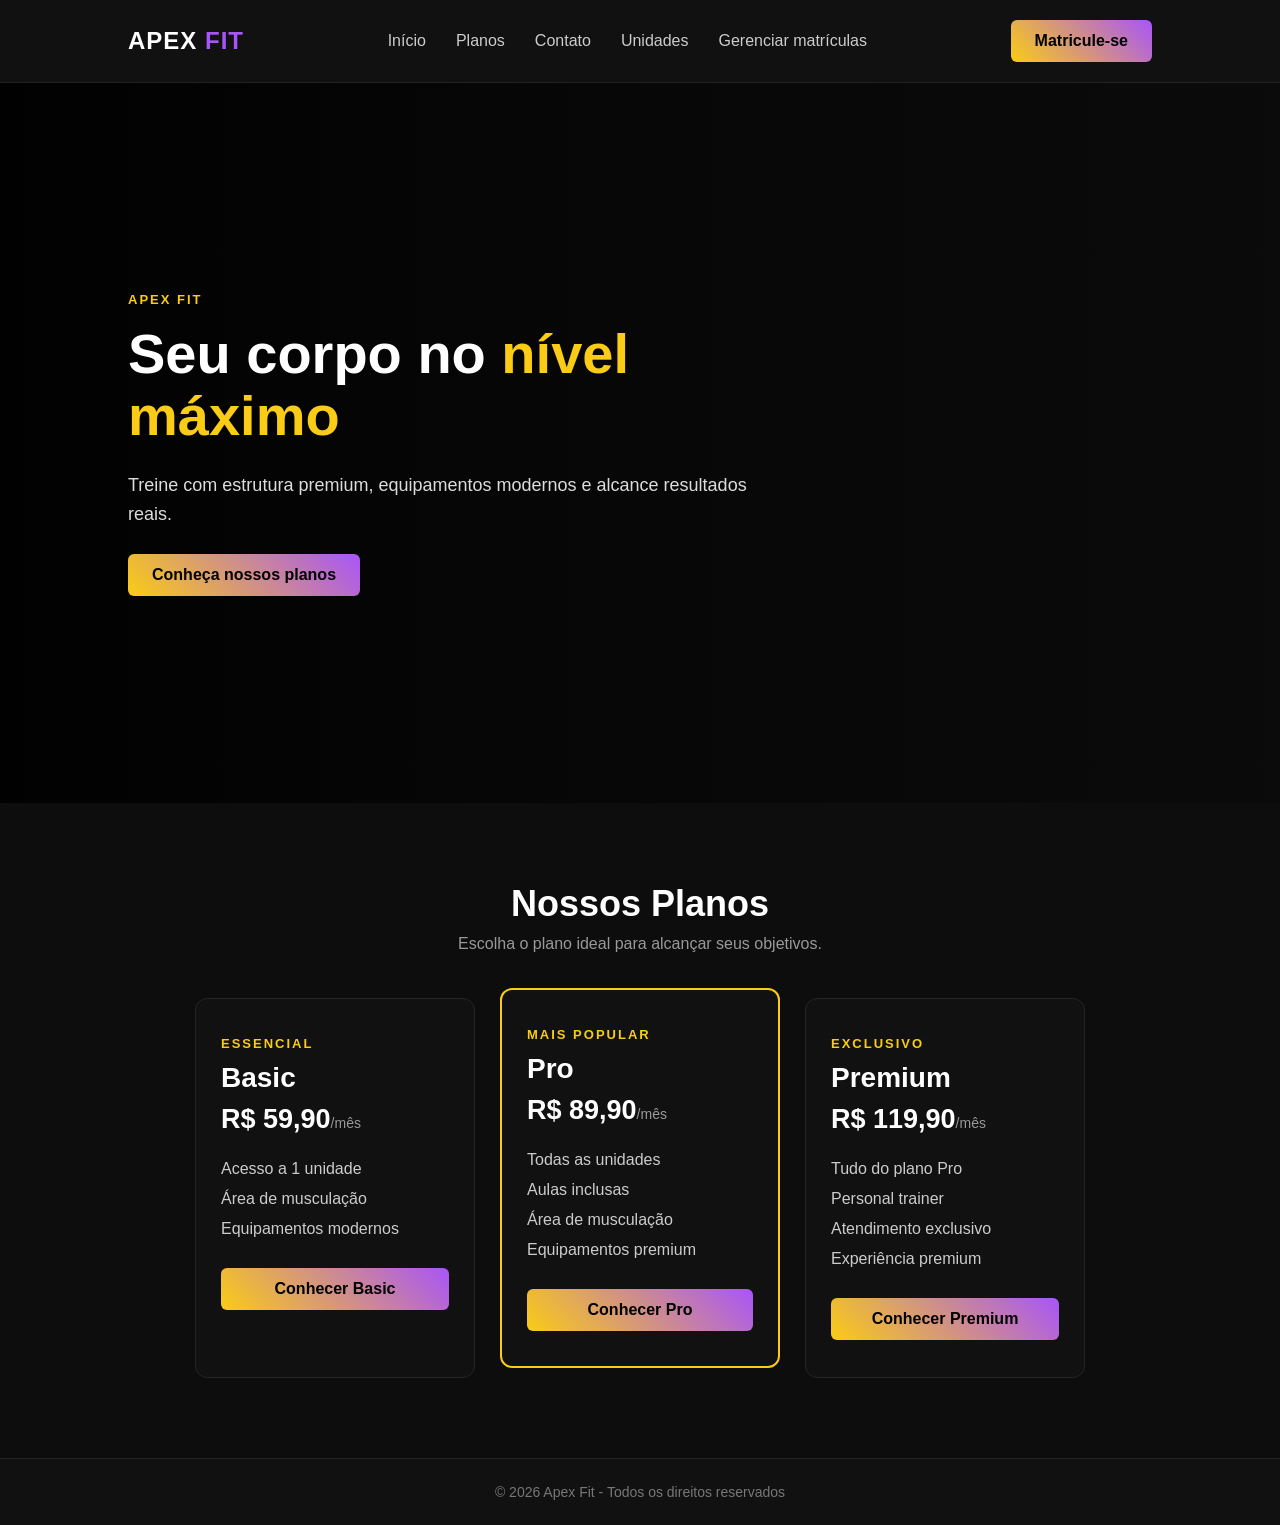
<file: html/index.html>
<!doctype html>
<html lang="pt-BR">
  <head>
    <meta charset="UTF-8" />
    <meta name="viewport" content="width=device-width, initial-scale=1.0" />
    <title>Apex Fit | Academia</title>
    <link rel="stylesheet" href="../style_planos_index.css" />
  </head>

  <body>
    <header>
      <div class="logo">APEX <span>FIT</span></div>

      <nav>
        <a href="index.html">Início</a>
        <a href="#planos">Planos</a>
        <a href="contato.html">Contato</a>
        <a href="unidades.html">Unidades</a>
        <a href="csv.html">Gerenciar matrículas</a>
      </nav>

      <a href="#planos" class="btn">Matricule-se</a>
    </header>

    <section class="hero">
      <div class="hero-overlay"></div>

      <div class="hero-text">
        <span class="tag">APEX FIT</span>

        <h1>Seu corpo no <span>nível máximo</span></h1>

        <p>
          Treine com estrutura premium, equipamentos modernos e alcance
          resultados reais.
        </p>

        <a href="#planos" class="btn">Conheça nossos planos</a>
      </div>
    </section>

    <section class="planos" id="planos">
      <h2>Nossos Planos</h2>
      <p class="section-subtitle">
        Escolha o plano ideal para alcançar seus objetivos.
      </p>

      <div class="cards">
        <div class="card basic-card">
          <span class="plan-label">ESSENCIAL</span>
          <h3>Basic</h3>
          <p class="price">R$ 59,90<span>/mês</span></p>

          <ul>
            <li>Acesso a 1 unidade</li>
            <li>Área de musculação</li>
            <li>Equipamentos modernos</li>
          </ul>

          <a href="basic.html" class="btn">Conhecer Basic</a>
        </div>

        <div class="card destaque pro-card">
          <span class="plan-label">MAIS POPULAR</span>
          <h3>Pro</h3>
          <p class="price">R$ 89,90<span>/mês</span></p>

          <ul>
            <li>Todas as unidades</li>
            <li>Aulas inclusas</li>
            <li>Área de musculação</li>
            <li>Equipamentos premium</li>
          </ul>

          <a href="pro.html" class="btn">Conhecer Pro</a>
        </div>

        <div class="card premium-card">
          <span class="plan-label">EXCLUSIVO</span>
          <h3>Premium</h3>
          <p class="price">R$ 119,90<span>/mês</span></p>

          <ul>
            <li>Tudo do plano Pro</li>
            <li>Personal trainer</li>
            <li>Atendimento exclusivo</li>
            <li>Experiência premium</li>
          </ul>

          <a href="premium.html" class="btn">Conhecer Premium</a>
        </div>
      </div>
    </section>

    <footer id="contato">
      <p>© 2026 Apex Fit - Todos os direitos reservados</p>
    </footer>
  </body>
</html>
</file>
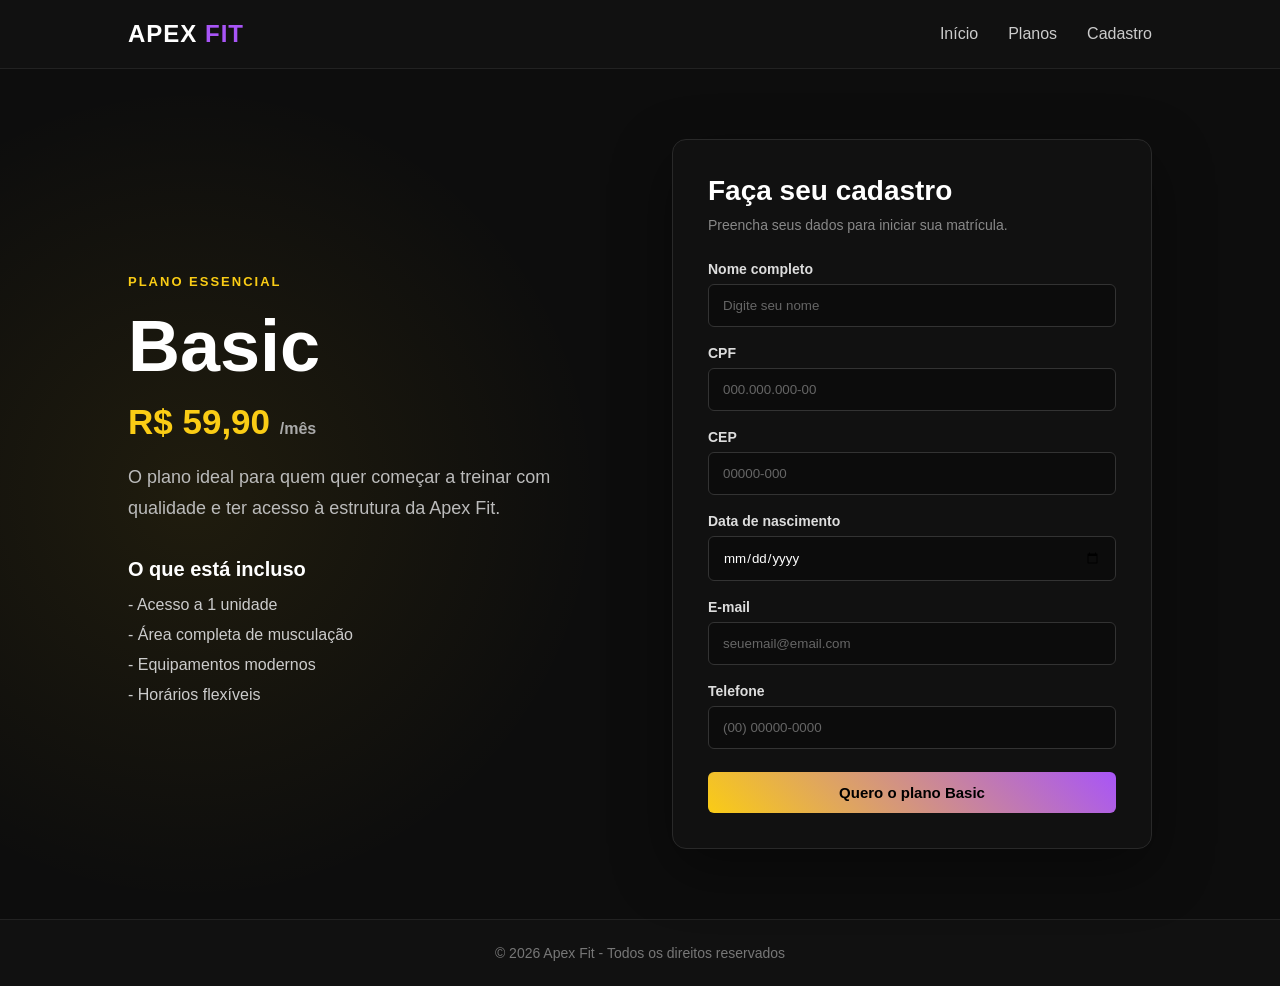
<file: html/basic.html>
<!doctype html>
<html lang="pt-BR">
  <head>
    <meta charset="UTF-8" />
    <meta name="viewport" content="width=device-width, initial-scale=1.0" />
    <title>Apex Fit | Plano Basic</title>
    <link rel="stylesheet" href="../style_planos_index.css" />
  </head>

  <body class="page-basic">
    <header>
      <a href="index.html" class="logo">APEX <span>FIT</span></a>

      <nav>
        <a href="index.html">Início</a>
        <a href="index.html#planos">Planos</a>
        <a href="#cadastro">Cadastro</a>
      </nav>
    </header>

    <section class="plan-page basic-page">
      <div class="plan-info">
        <span class="tag">PLANO ESSENCIAL</span>

        <h1>Basic</h1>

        <p class="big-price">R$ 59,90 <small>/mês</small></p>

        <p>
          O plano ideal para quem quer começar a treinar com qualidade e ter
          acesso à estrutura da Apex Fit.
        </p>

        <div class="benefits">
          <h3>O que está incluso</h3>

          <div>- Acesso a 1 unidade</div>
          <div>- Área completa de musculação</div>
          <div>- Equipamentos modernos</div>
          <div>- Horários flexíveis</div>
        </div>
      </div>

      <div class="form-container" id="cadastro">
        <h2>Faça seu cadastro</h2>

        <p>Preencha seus dados para iniciar sua matrícula.</p>

        <form>
          <label for="nome">Nome completo</label>
          <input
            type="text"
            id="nome"
            name="nome"
            placeholder="Digite seu nome"
            required
          />

          <label for="cpf">CPF</label>
          <input
            type="text"
            id="cpf"
            name="cpf"
            placeholder="000.000.000-00"
            maxlength="14"
            required
          />

          <label for="cep">CEP</label>
          <input
            type="text"
            id="cep"
            name="cep"
            placeholder="00000-000"
            maxlength="9"
            required
          />

          <label for="nascimento">Data de nascimento</label>
          <input type="date" id="nascimento" name="nascimento" required />

          <label for="email">E-mail</label>
          <input
            type="email"
            id="email"
            name="email"
            placeholder="seuemail@email.com"
            required
          />

          <label for="telefone">Telefone</label>
          <input
            type="tel"
            id="telefone"
            name="telefone"
            placeholder="(00) 00000-0000"
            maxlength="15"
            required
          />

          <button
            type="button"
            class="btn form-btn"
            onclick="escolherPlano('Basic', 'R$ 59,90/mês')"
          >
            Quero o plano Basic
          </button>
        </form>
      </div>
    </section>

    <footer>
      <p>© 2026 Apex Fit - Todos os direitos reservados</p>
    </footer>
    <script src="../script.js"></script>
  </body>
</html>
</file>
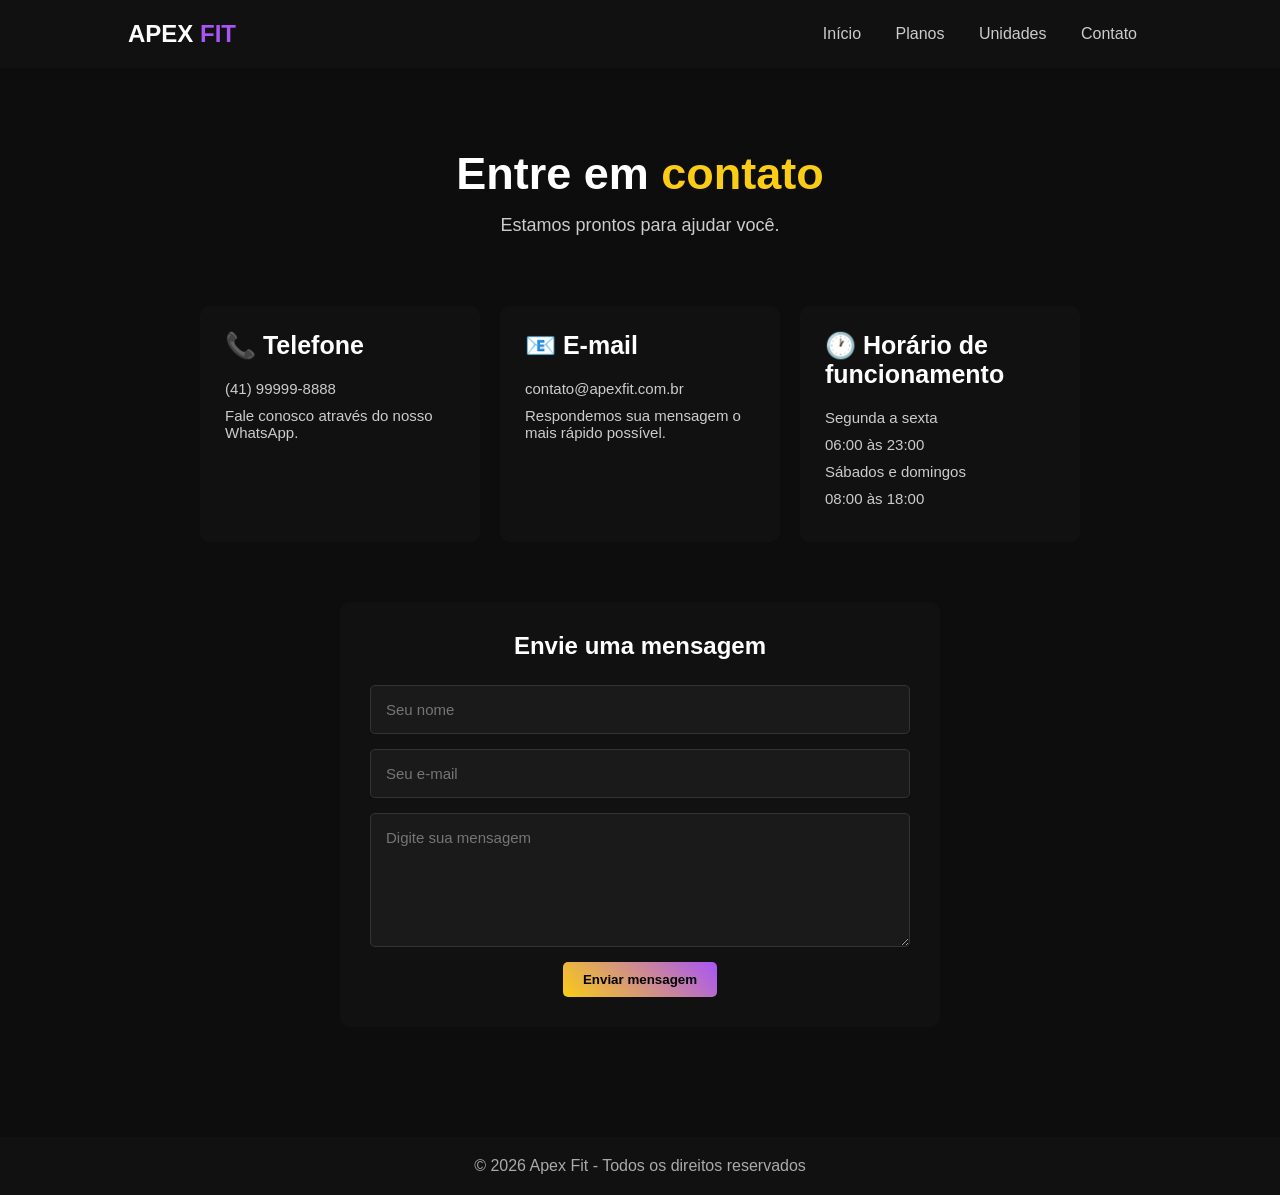
<file: html/contato.html>
<!doctype html>
<html lang="pt-BR">
  <head>
    <meta charset="UTF-8" />
    <meta name="viewport" content="width=device-width, initial-scale=1.0" />

    <title>Apex Fit - Contato</title>

    <link rel="stylesheet" href="../style.css" />
  </head>

  <body>
    <!-- HEADER -->
    <header>
      <div class="logo">APEX <span>FIT</span></div>

      <nav>
        <a href="index.html">Início</a>
        <a href="index.html">Planos</a>
        <a href="unidades.html">Unidades</a>
        <a href="contato.html">Contato</a>
      </nav>
    </header>

    <!-- TÍTULO -->
    <section class="titulo-contato">
      <h1>Entre em <span>contato</span></h1>

      <p>Estamos prontos para ajudar você.</p>
    </section>

    <!-- INFORMAÇÕES -->
    <section class="contato">
      <div class="contato-cards">
        <!-- TELEFONE -->
        <div class="card contato-card">
          <h3>📞 Telefone</h3>

          <p>(41) 99999-8888</p>

          <p>Fale conosco através do nosso WhatsApp.</p>
        </div>

        <!-- EMAIL -->
        <div class="card contato-card">
          <h3>📧 E-mail</h3>

          <p>contato@apexfit.com.br</p>

          <p>Respondemos sua mensagem o mais rápido possível.</p>
        </div>

        <!-- HORÁRIO -->
        <div class="card contato-card">
          <h3>🕐 Horário de funcionamento</h3>

          <p>Segunda a sexta</p>

          <p>06:00 às 23:00</p>

          <p>Sábados e domingos</p>

          <p>08:00 às 18:00</p>
        </div>
      </div>

      <!-- FORMULÁRIO -->
      <div class="formulario">
        <h2>Envie uma mensagem</h2>

        <form id="formContato">
          <input type="text" id="nome" placeholder="Seu nome" required />

          <input type="email" id="email" placeholder="Seu e-mail" required />

          <textarea
            id="mensagem"
            placeholder="Digite sua mensagem"
            rows="6"
            required
          ></textarea>

          <button type="submit" class="btn">Enviar mensagem</button>
        </form>
      </div>
    </section>

    <!-- FOOTER -->
    <footer>
      <p>© 2026 Apex Fit - Todos os direitos reservados</p>
    </footer>

    <script src="../script.js"></script>
  </body>
</html>
</file>
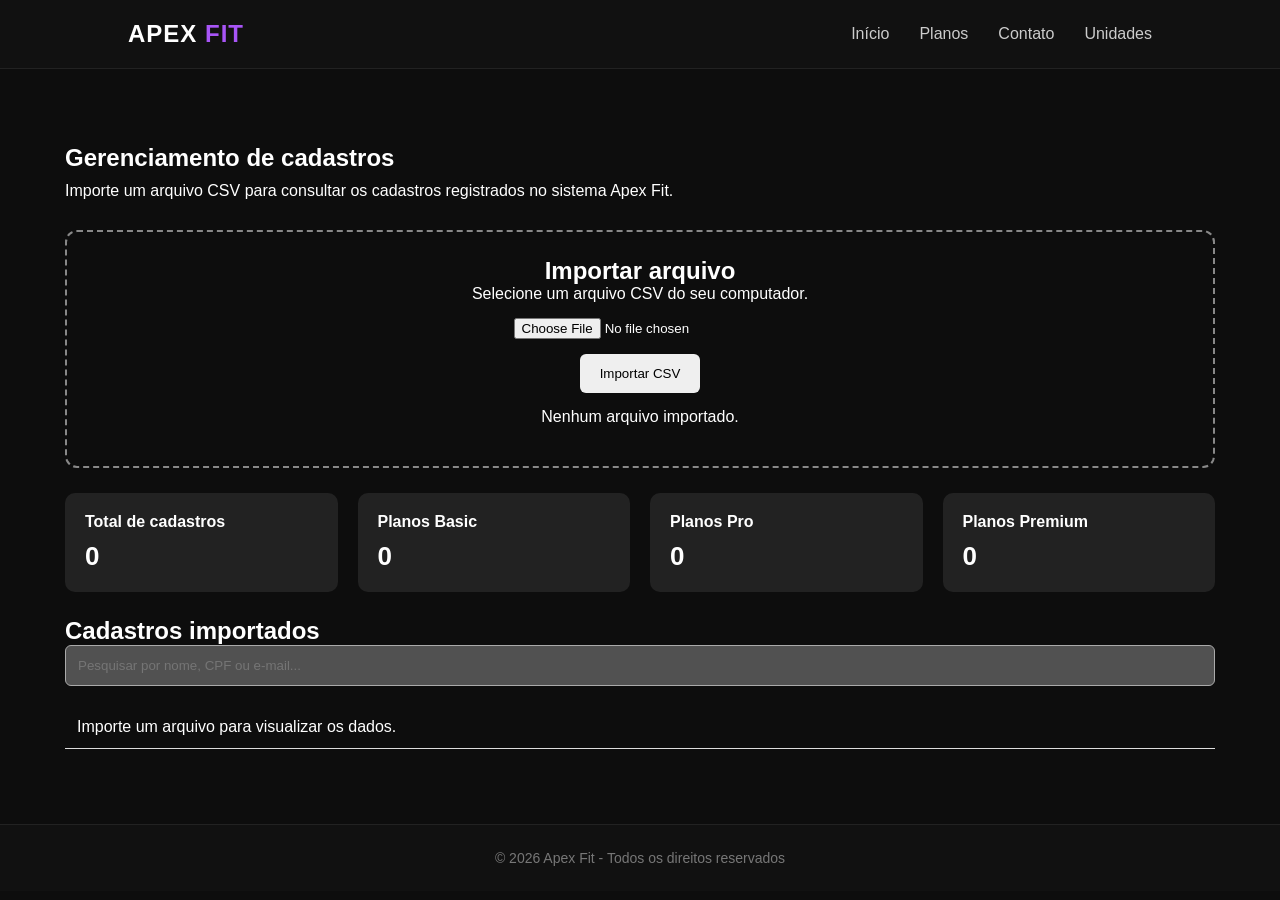
<file: html/csv.html>
<!doctype html>
<html lang="pt-BR">
  <head>
    <meta charset="UTF-8" />
    <meta name="viewport" content="width=device-width, initial-scale=1.0" />

    <title>Apex Fit | Importar CSV</title>

    <link rel="stylesheet" href="../style_planos_index.css" />

    <style>
      .csv-container {
        max-width: 1200px;
        margin: 50px auto;
        padding: 25px;
      }

      .csv-header {
        margin-bottom: 30px;
      }

      .csv-header h1 {
        margin-bottom: 10px;
      }

      .csv-upload {
        padding: 25px;
        margin-bottom: 25px;
        border: 2px dashed #888;
        border-radius: 12px;
        text-align: center;
      }

      .csv-upload input {
        display: block;
        margin: 15px auto;
        max-width: 100%;
      }

      .csv-stats {
        display: flex;
        gap: 20px;
        flex-wrap: wrap;
        margin-bottom: 25px;
      }

      .csv-stat {
        flex: 1;
        min-width: 180px;
        padding: 20px;
        border-radius: 10px;
        background: #222;
        color: white;
      }

      .csv-stat h3 {
        font-size: 16px;
        margin-bottom: 10px;
      }

      .csv-stat p {
        font-size: 26px;
        font-weight: bold;
      }

      .csv-search {
        width: 100%;
        box-sizing: border-box;
        padding: 12px;
        margin-bottom: 20px;
        border-radius: 6px;
        border: 1px solid #aaa;
      }

      .csv-table-container {
        overflow-x: auto;
      }

      .csv-table {
        width: 100%;
        border-collapse: collapse;
        white-space: nowrap;
      }

      .csv-table th,
      .csv-table td {
        padding: 12px;
        border-bottom: 1px solid #ddd;
        text-align: left;
      }

      .csv-table th {
        background: #222;
        color: white;
      }

      .csv-table tbody tr:hover {
        background: #eee;
        color: #222;
      }

      .csv-message {
        margin: 15px 0;
      }

      .csv-button {
        padding: 12px 20px;
        cursor: pointer;
        border: none;
        border-radius: 6px;
      }

      .csv-empty {
        padding: 30px;
        text-align: center;
      }
    </style>
  </head>

  <body>
    <header>
      <a href="index.html" class="logo"> APEX <span>FIT</span> </a>

      <nav>
        <a href="index.html">Início</a>
        <a href="index.html#planos">Planos</a>
        <a href="contato.html">Contato</a>
        <a href="unidades.html">Unidades</a>
      </nav>
    </header>

    <main class="csv-container">
      <section class="csv-header">
        <h1>Gerenciamento de cadastros</h1>

        <p>
          Importe um arquivo CSV para consultar os cadastros registrados no
          sistema Apex Fit.
        </p>
      </section>

      <section class="csv-upload">
        <h2>Importar arquivo</h2>

        <p>Selecione um arquivo CSV do seu computador.</p>

        <input type="file" id="arquivoCSV" accept=".csv,text/csv" />

        <button type="button" id="btnImportar" class="csv-button">
          Importar CSV
        </button>

        <p id="mensagem" class="csv-message" role="status">
          Nenhum arquivo importado.
        </p>
      </section>

      <section class="csv-stats">
        <div class="csv-stat">
          <h3>Total de cadastros</h3>
          <p id="totalCadastros">0</p>
        </div>

        <div class="csv-stat">
          <h3>Planos Basic</h3>
          <p id="totalBasic">0</p>
        </div>

        <div class="csv-stat">
          <h3>Planos Pro</h3>
          <p id="totalPro">0</p>
        </div>

        <div class="csv-stat">
          <h3>Planos Premium</h3>
          <p id="totalPremium">0</p>
        </div>
      </section>

      <section>
        <h2>Cadastros importados</h2>

        <input
          type="search"
          id="pesquisa"
          class="csv-search"
          placeholder="Pesquisar por nome, CPF ou e-mail..."
          disabled
        />

        <div class="csv-table-container">
          <table class="csv-table">
            <thead id="cabecalhoTabela"></thead>

            <tbody id="corpoTabela">
              <tr>
                <td class="csv-empty">
                  Importe um arquivo para visualizar os dados.
                </td>
              </tr>
            </tbody>
          </table>
        </div>

        <p id="resultadoPesquisa"></p>
      </section>
    </main>

    <footer>
      <p>© 2026 Apex Fit - Todos os direitos reservados</p>
    </footer>

    <script src="../csv.js"></script>
  </body>
</html>
</file>
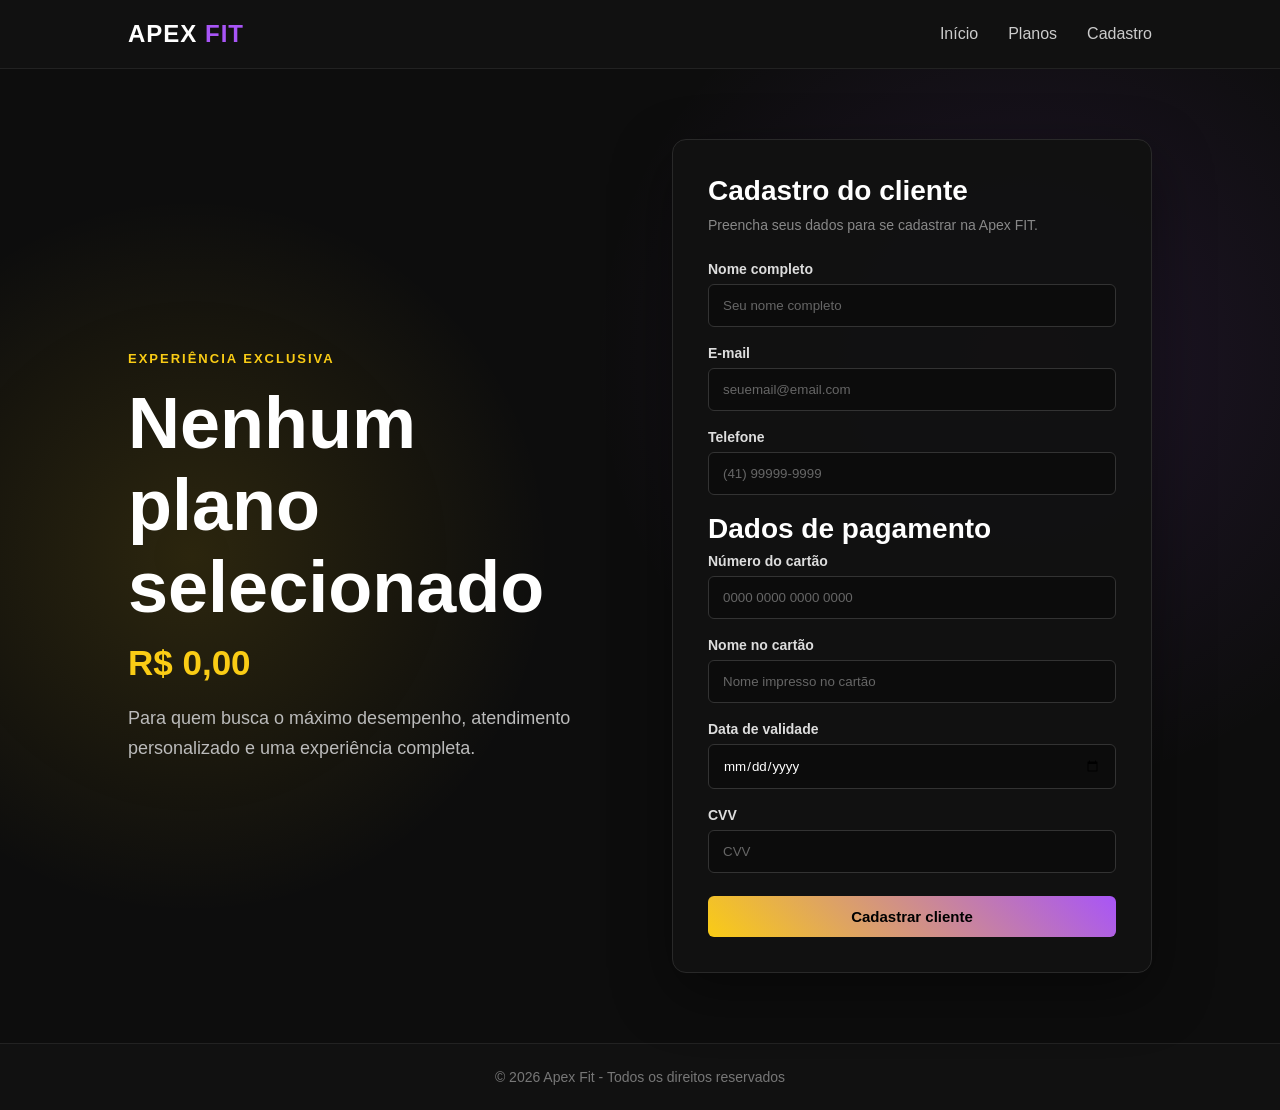
<file: html/pagamento.html>
<!doctype html>
<html lang="pt-BR">
  <head>
    <meta charset="UTF-8" />
    <meta name="viewport" content="width=device-width, initial-scale=1.0" />
    <title>Apex FIT | Cadastro e Pagamento</title>
    <link rel="stylesheet" href="../style_planos_index.css" />
  </head>

  <body class="page-premium">
    <header>
      <a href="index.html" class="logo">APEX <span>FIT</span></a>

      <nav>
        <a href="index.html">Início</a>
        <a href="index.html#planos">Planos</a>
        <a href="#cadastro">Cadastro</a>
      </nav>
    </header>

    <section class="plan-page premium-page">
      <div class="plan-info">
        <span class="tag">EXPERIÊNCIA EXCLUSIVA</span>
        <h1 id="nome-plano"></h1>
        <p class="big-price" id="valor-plano"></p>

        <p>
          Para quem busca o máximo desempenho, atendimento personalizado e uma
          experiência completa.
        </p>
      </div>

      <div class="form-container" id="cadastro">
        <h2>Cadastro do cliente</h2>
        <p>Preencha seus dados para se cadastrar na Apex FIT.</p>

        <form id="formCadastro">
          <label for="nome-cliente">Nome completo</label>
          <input
            type="text"
            id="nome-cliente"
            required
            placeholder="Seu nome completo"
          />

          <label for="email-cliente">E-mail</label>
          <input
            type="email"
            id="email-cliente"
            required
            placeholder="seuemail@email.com"
          />

          <label for="telefone-cliente">Telefone</label>
          <input
            type="tel"
            id="telefone-cliente"
            required
            placeholder="(41) 99999-9999"
          />

          <h2>Dados de pagamento</h2>

          <label for="cartao">Número do cartão</label>
          <input
            type="text"
            id="cartao"
            inputmode="numeric"
            autocomplete="cc-number"
            placeholder="0000 0000 0000 0000"
            maxlength="19"
            required
          />

          <label for="nomeCartao">Nome no cartão</label>
          <input
            type="text"
            id="nomeCartao"
            autocomplete="cc-name"
            placeholder="Nome impresso no cartão"
            required
          />

          <label for="validade">Data de validade</label>
          <input
            type="date"
            id="validade"
            autocomplete="cc-exp"
            placeholder="MM/AA"
            maxlength="5"
            required
          />

          <label for="cvv">CVV</label>
          <input
            type="password"
            id="cvv"
            inputmode="numeric"
            autocomplete="cc-csc"
            placeholder="CVV"
            maxlength="4"
            required
          />

          <button type="submit" class="btn form-btn">Cadastrar cliente</button>
        </form>
      </div>
    </section>

    <footer>
      <p>© 2026 Apex Fit - Todos os direitos reservados</p>
    </footer>

    <script src="../script.js"></script>
  </body>
</html>
</file>
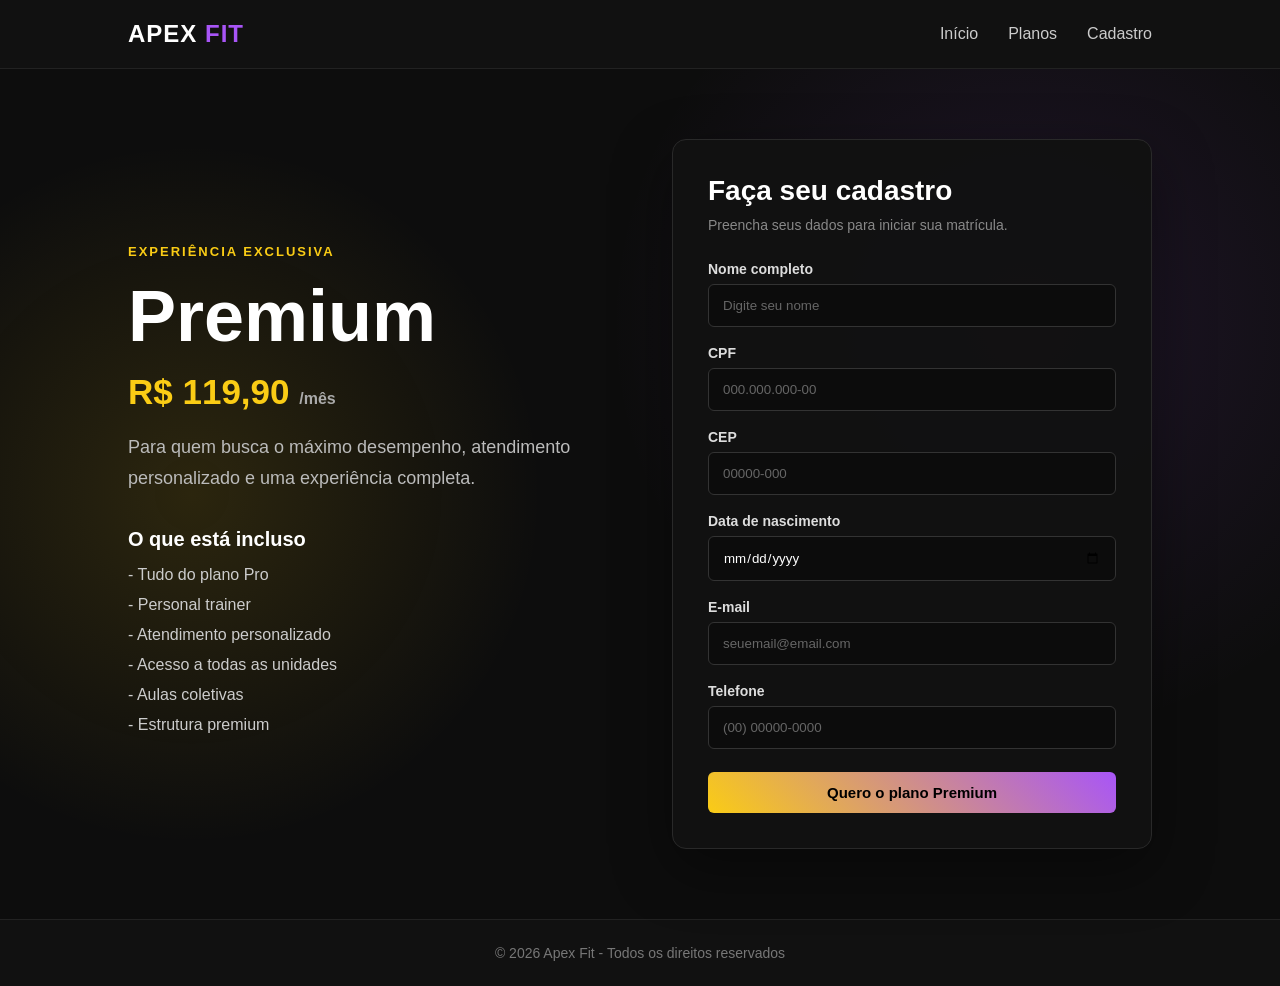
<file: html/premium.html>
<!doctype html>
<html lang="pt-BR">
  <head>
    <meta charset="UTF-8" />
    <meta name="viewport" content="width=device-width, initial-scale=1.0" />
    <title>Apex Fit | Plano Premium</title>
    <link rel="stylesheet" href="../style_planos_index.css" />
  </head>

  <body class="page-premium">
    <header>
      <a href="index.html" class="logo">APEX <span>FIT</span></a>

      <nav>
        <a href="index.html">Início</a>
        <a href="index.html#planos">Planos</a>
        <a href="#cadastro">Cadastro</a>
      </nav>
    </header>

    <section class="plan-page premium-page">
      <div class="plan-info">
        <span class="tag">EXPERIÊNCIA EXCLUSIVA</span>

        <h1>Premium</h1>

        <p class="big-price">R$ 119,90 <small>/mês</small></p>

        <p>
          Para quem busca o máximo desempenho, atendimento personalizado e uma
          experiência completa.
        </p>

        <div class="benefits">
          <h3>O que está incluso</h3>

          <div>- Tudo do plano Pro</div>
          <div>- Personal trainer</div>
          <div>- Atendimento personalizado</div>
          <div>- Acesso a todas as unidades</div>
          <div>- Aulas coletivas</div>
          <div>- Estrutura premium</div>
        </div>
      </div>

      <div class="form-container" id="cadastro">
        <h2>Faça seu cadastro</h2>

        <p>Preencha seus dados para iniciar sua matrícula.</p>

        <form>
          <label for="nome">Nome completo</label>
          <input
            type="text"
            id="nome"
            name="nome"
            placeholder="Digite seu nome"
            required
          />

          <label for="cpf">CPF</label>
          <input
            type="text"
            id="cpf"
            name="cpf"
            placeholder="000.000.000-00"
            maxlength="14"
            required
          />

          <label for="cep">CEP</label>
          <input
            type="text"
            id="cep"
            name="cep"
            placeholder="00000-000"
            maxlength="9"
            required
          />

          <label for="nascimento">Data de nascimento</label>
          <input type="date" id="nascimento" name="nascimento" required />

          <label for="email">E-mail</label>
          <input
            type="email"
            id="email"
            name="email"
            placeholder="seuemail@email.com"
            required
          />

          <label for="telefone">Telefone</label>
          <input
            type="tel"
            id="telefone"
            name="telefone"
            placeholder="(00) 00000-0000"
            maxlength="15"
            required
          />

          <button
            type="button"
            class="btn form-btn"
            onclick="escolherPlano('Premium', 'R$ 119,90')"
          >
            Quero o plano Premium
          </button>
        </form>
      </div>
    </section>

    <footer>
      <p>© 2026 Apex Fit - Todos os direitos reservados</p>
    </footer>
    <script src="../script.js"></script>
  </body>
</html>
</file>
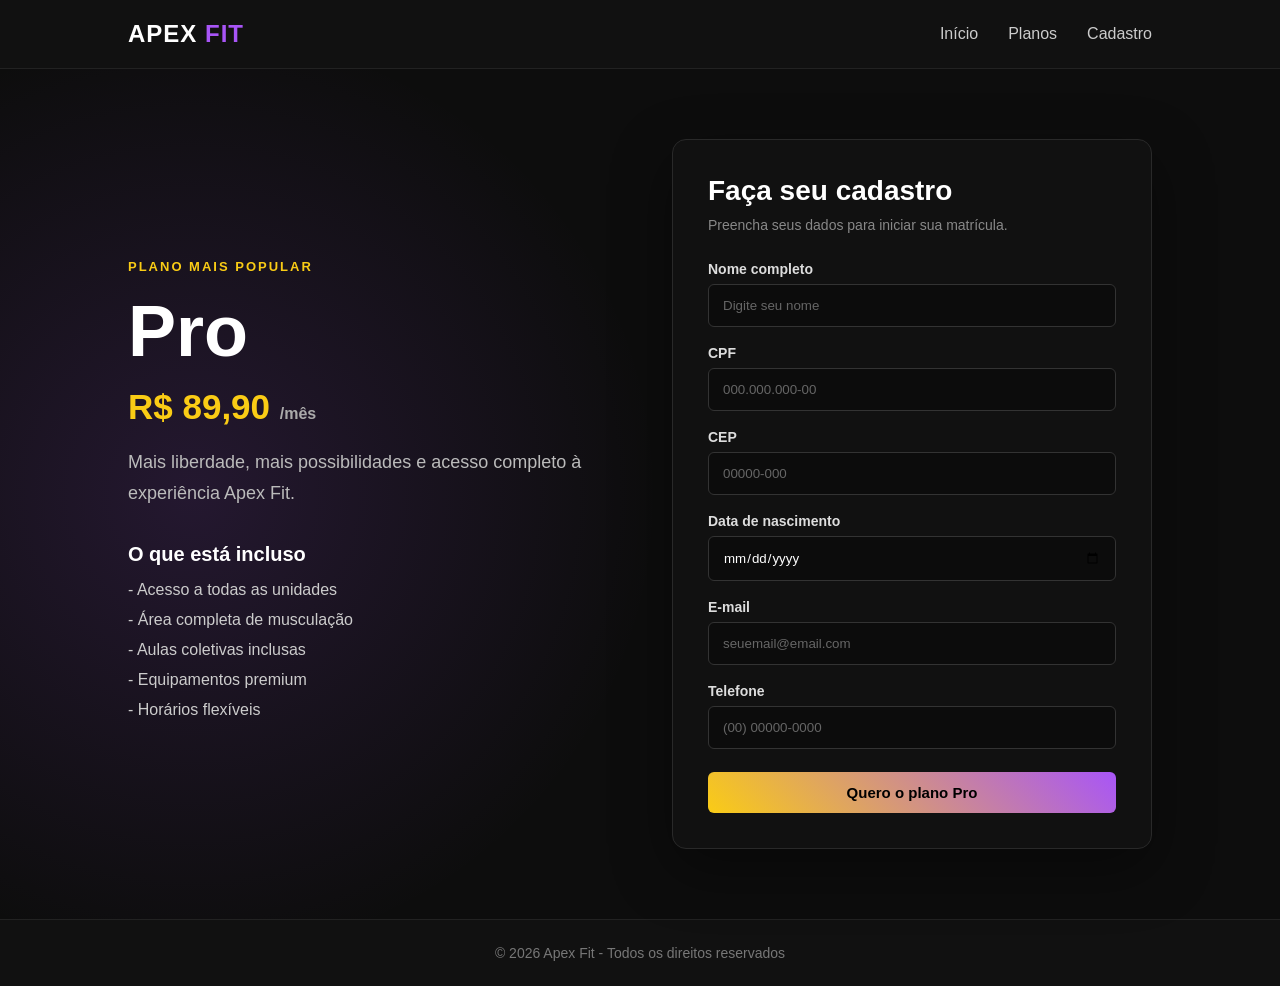
<file: html/pro.html>
<!doctype html>
<html lang="pt-BR">
  <head>
    <meta charset="UTF-8" />
    <meta name="viewport" content="width=device-width, initial-scale=1.0" />
    <title>Apex Fit | Plano Pro</title>
    <link rel="stylesheet" href="../style_planos_index.css" />
  </head>

  <body class="page-pro">
    <header>
      <a href="index.html" class="logo">APEX <span>FIT</span></a>

      <nav>
        <a href="index.html">Início</a>
        <a href="index.html#planos">Planos</a>
        <a href="#cadastro">Cadastro</a>
      </nav>
    </header>

    <section class="plan-page pro-page">
      <div class="plan-info">
        <span class="tag">PLANO MAIS POPULAR</span>

        <h1>Pro</h1>

        <p class="big-price">R$ 89,90 <small>/mês</small></p>

        <p>
          Mais liberdade, mais possibilidades e acesso completo à experiência
          Apex Fit.
        </p>

        <div class="benefits">
          <h3>O que está incluso</h3>

          <div>- Acesso a todas as unidades</div>
          <div>- Área completa de musculação</div>
          <div>- Aulas coletivas inclusas</div>
          <div>- Equipamentos premium</div>
          <div>- Horários flexíveis</div>
        </div>
      </div>

      <div class="form-container" id="cadastro">
        <h2>Faça seu cadastro</h2>

        <p>Preencha seus dados para iniciar sua matrícula.</p>

        <form>
          <label for="nome">Nome completo</label>
          <input
            type="text"
            id="nome"
            name="nome"
            placeholder="Digite seu nome"
            required
          />

          <label for="cpf">CPF</label>
          <input
            type="text"
            id="cpf"
            name="cpf"
            placeholder="000.000.000-00"
            maxlength="14"
            required
          />

          <label for="cep">CEP</label>
          <input
            type="text"
            id="cep"
            name="cep"
            placeholder="00000-000"
            maxlength="9"
            required
          />

          <label for="nascimento">Data de nascimento</label>
          <input type="date" id="nascimento" name="nascimento" required />

          <label for="email">E-mail</label>
          <input
            type="email"
            id="email"
            name="email"
            placeholder="seuemail@email.com"
            required
          />

          <label for="telefone">Telefone</label>
          <input
            type="tel"
            id="telefone"
            name="telefone"
            placeholder="(00) 00000-0000"
            maxlength="15"
            required
          />

          <button
            type="button"
            class="btn form-btn"
            onclick="escolherPlano('Pro', 'R$ 89,90')"
          >
            Quero o plano Pro
          </button>
        </form>
      </div>
    </section>

    <footer>
      <p>© 2026 Apex Fit - Todos os direitos reservados</p>
    </footer>
    <script src="../script.js"></script>
  </body>
</html>
</file>
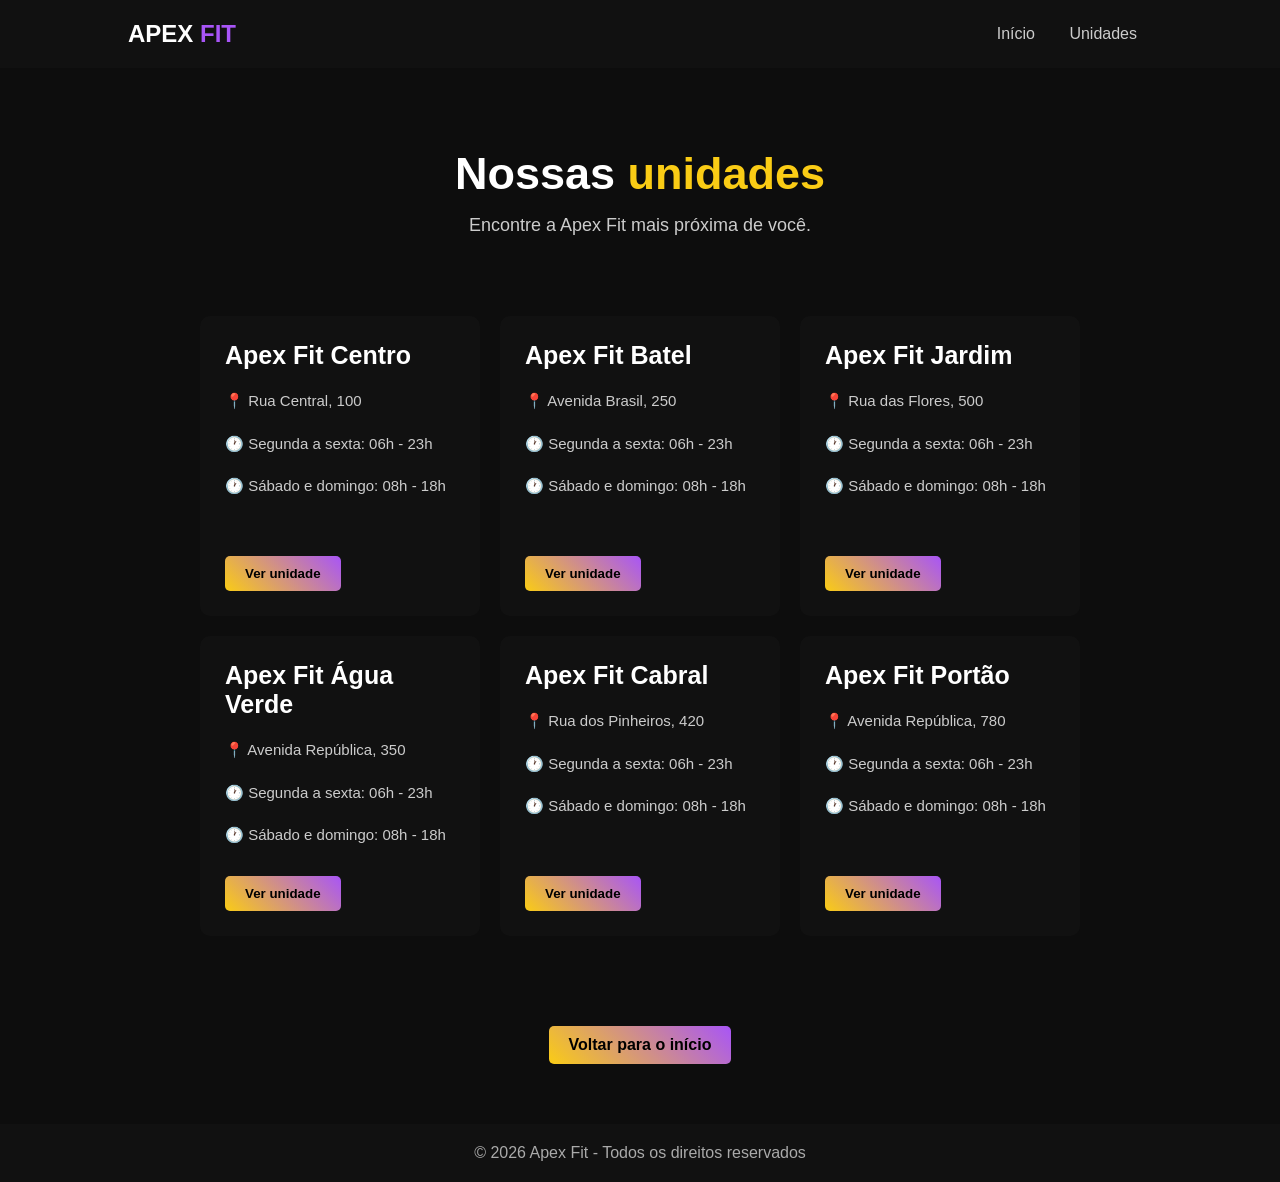
<file: html/unidades.html>
<!doctype html>
<html lang="pt-BR">
  <head>
    <meta charset="UTF-8" />
    <meta name="viewport" content="width=device-width, initial-scale=1.0" />
    <title>Apex Fit - Unidades</title>
    <link rel="stylesheet" href="../style.css" />
    <script src="../script.js" defer></script>
  </head>
  <body>
    <header>
      <a href="index.html" class="logo">APEX <span>FIT</span></a>
      <nav>
        <a href="index.html">Início</a>
        <a href="unidades.html">Unidades</a>
      </nav>
    </header>

    <section class="titulo-unidades">
      <h1>Nossas <span>unidades</span></h1>
      <p>Encontre a Apex Fit mais próxima de você.</p>
    </section>

    <!-- UNIDADES -->
<section class="unidades">
  <div class="cards">
    <!-- UNIDADE 1 -->
    <div class="card unidade">
      <h3>Apex Fit Centro</h3>
      <p>📍 Rua Central, 100</p>
      <p>🕐 Segunda a sexta: 06h - 23h</p>
      <p>🕐 Sábado e domingo: 08h - 18h</p>
      <button class="btn" onclick="selecionarUnidade('Apex Fit Centro')">
        Ver unidade
      </button>
    </div>

    <!-- UNIDADE 2 -->
    <div class="card unidade">
      <h3>Apex Fit Batel</h3>
      <p>📍 Avenida Brasil, 250</p>
      <p>🕐 Segunda a sexta: 06h - 23h</p>
      <p>🕐 Sábado e domingo: 08h - 18h</p>
      <button class="btn" onclick="selecionarUnidade('Apex Fit Batel')">
        Ver unidade
      </button>
    </div>

    <!-- UNIDADE 3 -->
    <div class="card unidade">
      <h3>Apex Fit Jardim</h3>
      <p>📍 Rua das Flores, 500</p>
      <p>🕐 Segunda a sexta: 06h - 23h</p>
      <p>🕐 Sábado e domingo: 08h - 18h</p>
      <button class="btn" onclick="selecionarUnidade('Apex Fit Jardim')">
        Ver unidade
      </button>
    </div>

    <!-- UNIDADE 4 -->
    <div class="card unidade">
      <h3>Apex Fit Água Verde</h3>
      <p>📍 Avenida República, 350</p>
      <p>🕐 Segunda a sexta: 06h - 23h</p>
      <p>🕐 Sábado e domingo: 08h - 18h</p>
      <button class="btn" onclick="selecionarUnidade('Apex Fit Água Verde')">
        Ver unidade
      </button>
    </div>

    <!-- UNIDADE 5 -->
    <div class="card unidade">
      <h3>Apex Fit Cabral</h3>
      <p>📍 Rua dos Pinheiros, 420</p>
      <p>🕐 Segunda a sexta: 06h - 23h</p>
      <p>🕐 Sábado e domingo: 08h - 18h</p>
      <button class="btn" onclick="selecionarUnidade('Apex Fit Cabral')">
        Ver unidade
      </button>
    </div>

    <!-- UNIDADE 6 -->
    <div class="card unidade">
      <h3>Apex Fit Portão</h3>
      <p>📍 Avenida República, 780</p>
      <p>🕐 Segunda a sexta: 06h - 23h</p>
      <p>🕐 Sábado e domingo: 08h - 18h</p>
      <button class="btn" onclick="selecionarUnidade('Apex Fit Portão')">
        Ver unidade
      </button>
    </div>
  </div>
</section>

    <div class="voltar">
      <a href="../index.html" class="btn">Voltar para o início</a>
    </div>

    <footer>
      <p>© 2026 Apex Fit - Todos os direitos reservados</p>
    </footer>
  </body>
</html>
</file>
<file: style_planos_index.css>
* {
  margin: 0;
  padding: 0;
  box-sizing: border-box;
  font-family: Arial, sans-serif;
}

html {
  scroll-behavior: smooth;
}

body {
  background: #0d0d0d;
  color: #fff;
}

/* Header */

header {
  display: flex;
  justify-content: space-between;
  align-items: center;
  padding: 20px 10%;
  background: #111;
  border-bottom: 1px solid #222;
  position: sticky;
  top: 0;
  z-index: 1000;
}

.logo {
  color: #fff;
  font-size: 24px;
  font-weight: bold;
  text-decoration: none;
  letter-spacing: 1px;
}

.logo span {
  color: #a855f7;
}

nav {
  display: flex;
  gap: 30px;
}

nav a {
  text-decoration: none;
  color: #ccc;
  transition: 0.3s;
}

nav a:hover {
  color: #facc15;
}

/* =========================
   BOTÕES
========================= */

.btn {
  display: inline-block;
  background: linear-gradient(45deg, #facc15, #a855f7);
  border: none;
  padding: 12px 24px;
  color: #000;
  font-weight: bold;
  cursor: pointer;
  border-radius: 6px;
  text-decoration: none;
  transition: 0.3s;
}

.btn:hover {
  transform: translateY(-2px);
  box-shadow: 0 8px 25px rgba(168, 85, 247, 0.25);
}

/* =========================
   HERO
========================= */

.hero {
  height: 80vh;
  min-height: 550px;
  position: relative;
  background: url("https://images.unsplash.com/photo-1558611848-73f7eb4001a1")
    no-repeat center/cover;
  display: flex;
  align-items: center;
  padding: 0 10%;
}

.hero-overlay {
  position: absolute;
  inset: 0;
  background: linear-gradient(
    90deg,
    rgba(0, 0, 0, 0.9),
    rgba(0, 0, 0, 0.45),
    rgba(0, 0, 0, 0.2)
  );
}

.hero-text {
  position: relative;
  z-index: 2;
  max-width: 650px;
}

.tag,
.plan-label {
  color: #facc15;
  font-size: 13px;
  font-weight: bold;
  letter-spacing: 2px;
}

.hero-text h1 {
  margin-top: 15px;
  font-size: 56px;
  line-height: 1.1;
}

.hero-text h1 span {
  color: #facc15;
}

.hero-text p {
  margin: 25px 0;
  color: #ddd;
  font-size: 18px;
  line-height: 1.6;
}

/* =========================
   PLANOS
========================= */

.planos {
  padding: 80px 10%;
  text-align: center;
}

.planos h2 {
  font-size: 36px;
  margin-bottom: 10px;
}

.section-subtitle {
  color: #999;
  margin-bottom: 45px;
}

.cards {
  display: flex;
  gap: 25px;
  justify-content: center;
  align-items: stretch;
  flex-wrap: wrap;
}

.card {
  background: #111;
  border: 1px solid #252525;
  padding: 35px 25px;
  width: 280px;
  border-radius: 12px;
  transition: 0.3s;
  text-align: left;
}

.card:hover {
  transform: translateY(-8px);
  border-color: #a855f7;
}

.card h3 {
  font-size: 28px;
  margin: 10px 0;
}

.price {
  font-size: 27px;
  font-weight: bold;
  color: #fff;
  margin-bottom: 25px;
}

.price span {
  font-size: 14px;
  color: #999;
  font-weight: normal;
}

.card ul {
  list-style: none;
  margin-bottom: 30px;
}

.card ul li {
  margin: 12px 0;
  color: #ccc;
}

.card .btn {
  width: 100%;
  text-align: center;
}

.destaque {
  border: 2px solid #facc15;
  transform: translateY(-10px);
}

.destaque:hover {
  transform: translateY(-15px);
}

/* =========================
   PÁGINAS DOS PLANOS
========================= */

.plan-page {
  min-height: calc(100vh - 85px);
  padding: 70px 10%;
  display: grid;
  grid-template-columns: 1fr 480px;
  align-items: center;
  gap: 80px;
}

.basic-page {
  background: radial-gradient(
    circle at 15% 50%,
    rgba(250, 204, 21, 0.08),
    transparent 35%
  );
}

.pro-page {
  background: radial-gradient(
    circle at 15% 50%,
    rgba(168, 85, 247, 0.15),
    transparent 40%
  );
}

.premium-page {
  background:
    radial-gradient(
      circle at 15% 50%,
      rgba(250, 204, 21, 0.13),
      transparent 30%
    ),
    radial-gradient(
      circle at 80% 30%,
      rgba(168, 85, 247, 0.12),
      transparent 35%
    );
}

.plan-info {
  max-width: 650px;
}

.plan-info h1 {
  font-size: 72px;
  margin: 15px 0;
}

.big-price {
  color: #facc15;
  font-size: 35px;
  font-weight: bold;
  margin-bottom: 20px;
}

.big-price small {
  color: #aaa;
  font-size: 16px;
}

.plan-info > p:not(.big-price) {
  color: #bbb;
  font-size: 18px;
  line-height: 1.7;
  max-width: 550px;
}

.benefits {
  margin-top: 35px;
}

.benefits h3 {
  font-size: 20px;
  margin-bottom: 15px;
}

.benefits div {
  color: #ccc;
  margin: 12px 0;
}

/* =========================
   FORMULÁRIO
========================= */

.form-container {
  background: rgba(17, 17, 17, 0.95);
  border: 1px solid #292929;
  border-radius: 14px;
  padding: 35px;
  box-shadow: 0 20px 60px rgba(0, 0, 0, 0.4);
}

.form-container h2 {
  font-size: 28px;
  margin-bottom: 8px;
}

.form-container > p {
  color: #888;
  font-size: 14px;
  margin-bottom: 25px;
  line-height: 1.5;
}

form {
  display: flex;
  flex-direction: column;
}

form label {
  color: #ddd;
  font-size: 14px;
  font-weight: bold;
  margin-bottom: 7px;
}

form input {
  width: 100%;
  padding: 13px 14px;
  margin-bottom: 18px;
  background: #0c0c0c;
  border: 1px solid #333;
  border-radius: 6px;
  color: #fff;
  outline: none;
  transition: 0.3s;
}

form input:focus {
  border-color: #a855f7;
  box-shadow: 0 0 0 2px rgba(168, 85, 247, 0.1);
}

form input::placeholder {
  color: #666;
}

.form-btn {
  width: 100%;
  margin-top: 5px;
  font-size: 15px;
}

/* =========================
   FOOTER
========================= */

footer {
  text-align: center;
  padding: 25px;
  background: #111;
  border-top: 1px solid #222;
}

footer p {
  color: #777;
  font-size: 14px;
}

/* =========================
   RESPONSIVIDADE
========================= */

@media (max-width: 900px) {
  header {
    padding: 20px 5%;
  }

  .plan-page {
    grid-template-columns: 1fr;
    padding: 60px 5%;
    gap: 50px;
  }

  .plan-info {
    max-width: 100%;
  }

  .form-container {
    width: 100%;
    max-width: 600px;
    margin: auto;
  }
}

@media (max-width: 650px) {
  header {
    flex-wrap: wrap;
    gap: 20px;
  }

  nav {
    order: 3;
    width: 100%;
    justify-content: center;
    gap: 20px;
  }

  header > .btn {
    display: none;
  }

  .hero {
    min-height: 600px;
    padding: 0 7%;
  }

  .hero-text h1 {
    font-size: 40px;
  }

  .planos {
    padding: 60px 5%;
  }

  .card {
    width: 100%;
    max-width: 380px;
  }

  .destaque {
    transform: none;
  }

  .plan-info h1 {
    font-size: 55px;
  }

  .big-price {
    font-size: 28px;
  }

  .form-container {
    padding: 25px 20px;
  }
}
</file>
<file: style.css>
* {
    margin: 0;
    padding: 0;
    box-sizing: border-box;
    font-family: Arial, sans-serif;
}

html {
    scroll-behavior: smooth;
}

body {
    background-color: #0d0d0d;
    color: #fff;
}

[hidden] {
    display: none !important;
}

/* HEADER */

header {
    display: flex;
    justify-content: space-between;
    align-items: center;
    padding: 20px 10%;
    background: #111;
}

.logo {
    font-size: 24px;
    font-weight: bold;
    color: #fff;
    text-decoration: none;
}

.logo span {
    color: #a855f7;
}

nav a {
    margin: 0 15px;
    text-decoration: none;
    color: #ccc;
    transition: 0.3s;
}

nav a:hover {
    color: #fff;
}

/* BOTÕES */

.btn {
    display: inline-block;
    background: linear-gradient(45deg, #facc15, #a855f7);
    border: none;
    padding: 10px 20px;
    color: #000;
    font-weight: bold;
    cursor: pointer;
    border-radius: 5px;
    text-decoration: none;
    transition: 0.3s;
}

.btn:hover {
    transform: scale(1.05);
}

.btn:focus-visible,
.campo-pesquisa button:focus-visible {
    outline: 2px solid #fff;
    outline-offset: 3px;
}

/* HERO */

.hero {
    min-height: 80vh;
    background:
        linear-gradient(rgba(0, 0, 0, 0.55), rgba(0, 0, 0, 0.55)),
        url("https://images.unsplash.com/photo-1558611848-73f7eb4001a1")
        no-repeat center/cover;
    display: flex;
    align-items: center;
    padding: 0 10%;
}

.hero-text {
    max-width: 600px;
}

.hero-text h1 {
    font-size: 48px;
}

.hero-text span {
    color: #facc15;
}

.hero-text p {
    margin: 20px 0;
    color: #ccc;
    font-size: 18px;
}

/* PLANOS */

.planos {
    padding: 60px 10%;
    text-align: center;
}

.planos h2 {
    margin-bottom: 40px;
    font-size: 35px;
}

.cards {
    display: flex;
    gap: 20px;
    justify-content: center;
    flex-wrap: wrap;
}

.card {
    background: #111;
    padding: 25px;
    width: 280px;
    border-radius: 10px;
    transition: 0.3s;
}

.card:hover {
    transform: translateY(-10px);
}

.card h3 {
    margin-bottom: 10px;
    font-size: 25px;
}

.card p {
    font-size: 20px;
    margin-bottom: 15px;
}

.card ul {
    list-style: none;
    margin-bottom: 20px;
}

.card ul li {
    margin: 8px 0;
    color: #ccc;
}

.destaque {
    border: 2px solid #facc15;
    transform: scale(1.05);
}

.destaque:hover {
    transform: scale(1.08);
}

/* TÍTULO DOS PLANOS */

.titulo-planos {
    text-align: center;
    padding: 80px 20px 40px;
}

.titulo-planos h1 {
    font-size: 45px;
    margin-bottom: 15px;
}

.titulo-planos h1 span {
    color: #facc15;
}

.titulo-planos p {
    color: #ccc;
    font-size: 18px;
}

/* TÍTULO DAS UNIDADES */

.titulo-unidades {
    text-align: center;
    padding: 80px 20px 40px;
}

.titulo-unidades h1 {
    font-size: 45px;
    margin-bottom: 15px;
}

.titulo-unidades h1 span {
    color: #facc15;
}

.titulo-unidades p {
    color: #ccc;
    font-size: 18px;
}

/* FILTROS DAS UNIDADES */

.filtros-unidades {
    width: 90%;
    max-width: 1100px;
    margin: 30px auto;
    padding: 25px;
    border-radius: 12px;
    background: #171717;
    color: #fff;
    border: 1px solid #292929;
}

.filtros-unidades h2 {
    margin: 0 0 20px;
    font-size: 24px;
}

.filtros-container {
    display: flex;
    flex-wrap: wrap;
    align-items: end;
    gap: 15px;
}

.campo-filtro {
    display: flex;
    flex-direction: column;
    flex: 1 1 200px;
    min-width: 0;
    gap: 8px;
}

.campo-filtro label {
    font-size: 14px;
    font-weight: bold;
    color: #ddd;
}

.campo-filtro input,
.campo-filtro select {
    width: 100%;
    min-height: 44px;
    padding: 10px;
    border: 1px solid #444;
    border-radius: 6px;
    background: #252525;
    color: #fff;
    font-size: 14px;
}

.campo-filtro input:focus,
.campo-filtro select:focus {
    outline: 2px solid #a855f7;
    outline-offset: 2px;
}

.campo-filtro-pesquisa {
    flex: 2 1 350px;
}

.campo-pesquisa {
    display: flex;
    width: 100%;
    gap: 8px;
}

.campo-pesquisa input {
    flex: 1;
    min-width: 0;
    height: 44px;
    padding: 10px;
    border: 1px solid #444;
    border-radius: 6px;
    background: #252525;
    color: #fff;
    font-size: 14px;
}

.campo-pesquisa input::placeholder {
    color: #999;
}

.campo-pesquisa button {
    width: 48px;
    min-width: 48px;
    height: 44px;
    border: none;
    border-radius: 6px;
    background: linear-gradient(45deg, #facc15, #a855f7);
    color: #111;
    font-size: 20px;
    cursor: pointer;
    transition: 0.2s;
}

.campo-pesquisa button:hover {
    transform: scale(1.05);
}

#limpar-filtros {
    min-height: 44px;
    white-space: nowrap;
}

#contador-unidades {
    margin: 20px 0 0;
    font-size: 14px;
    color: #c5c5c5;
}

#nenhuma-unidade {
    width: 90%;
    max-width: 1100px;
    margin: 30px auto;
    padding: 25px;
    text-align: center;
    font-size: 16px;
    color: #ccc;
    background: #171717;
    border-radius: 10px;
}

/* CARDS DAS UNIDADES */

.unidades {
    padding: 40px 10% 60px;
}

.unidades .cards {
    align-items: stretch;
}

.unidade {
    display: flex;
    flex-direction: column;
    min-height: 300px;
}

.unidade h3 {
    color: #fff;
}

.unidade p {
    font-size: 15px;
    line-height: 1.5;
    color: #ccc;
    margin: 10px 0;
}

.unidade .endereco {
    color: #facc15;
}

.unidade .btn {
    margin-top: auto;
    align-self: flex-start;
}

/* BOTÃO VOLTAR */

.voltar {
    text-align: center;
    margin: 30px 0 60px;
}

/* CONTATO */

.titulo-contato {
    text-align: center;
    padding: 80px 20px 40px;
}

.titulo-contato h1 {
    font-size: 45px;
    margin-bottom: 15px;
}

.titulo-contato h1 span {
    color: #facc15;
}

.titulo-contato p {
    color: #ccc;
    font-size: 18px;
}

.contato {
    padding: 30px 10% 70px;
}

.contato-cards {
    display: flex;
    justify-content: center;
    gap: 20px;
    flex-wrap: wrap;
}

.contato-card {
    width: 280px;
    min-height: 220px;
}

.contato-card h3 {
    margin-bottom: 20px;
}

.contato-card p {
    font-size: 15px;
    color: #ccc;
    margin: 10px 0;
}

/* FORMULÁRIO DE CONTATO */

.formulario {
    max-width: 600px;
    margin: 60px auto 0;
    background: #111;
    padding: 30px;
    border-radius: 10px;
}

.formulario h2 {
    text-align: center;
    margin-bottom: 25px;
}

.formulario form {
    display: flex;
    flex-direction: column;
    gap: 15px;
}

.formulario input,
.formulario textarea {
    width: 100%;
    padding: 15px;
    background: #1a1a1a;
    border: 1px solid #333;
    border-radius: 5px;
    color: #fff;
    font-size: 15px;
}

.formulario textarea {
    resize: vertical;
}

.formulario input:focus,
.formulario textarea:focus {
    outline: none;
    border-color: #facc15;
}

.formulario .btn {
    align-self: center;
}

/* FOOTER */

footer {
    text-align: center;
    padding: 20px;
    background: #111;
    margin-top: 40px;
    color: #aaa;
}

/* RESPONSIVIDADE */

@media (max-width: 700px) {
    header {
        flex-direction: column;
        gap: 15px;
        padding: 20px 5%;
    }

    nav {
        display: flex;
        flex-wrap: wrap;
        justify-content: center;
        gap: 12px;
    }

    nav a {
        margin: 0;
    }

    .hero {
        min-height: 70vh;
        padding: 0 5%;
    }

    .hero-text h1 {
        font-size: 35px;
    }

    .cards {
        flex-direction: column;
        align-items: center;
    }

    .card {
        width: 90%;
        max-width: 350px;
    }

    .destaque {
        transform: none;
    }

    .destaque:hover {
        transform: translateY(-10px);
    }

    .titulo-unidades h1,
    .titulo-planos h1,
    .titulo-contato h1 {
        font-size: 35px;
    }

    .unidades {
        padding: 25px 5% 45px;
    }

    .unidade {
        min-height: auto;
    }

    .unidade .btn {
        margin-top: 15px;
    }

    .filtros-unidades {
        padding: 18px;
    }

    .filtros-container {
        flex-direction: column;
        align-items: stretch;
    }

    .campo-filtro,
    .campo-filtro-pesquisa {
        width: 100%;
        flex: 1 1 auto;
    }

    #limpar-filtros {
        width: 100%;
    }

    .formulario {
        width: 90%;
        padding: 20px;
    }
}
</file>
